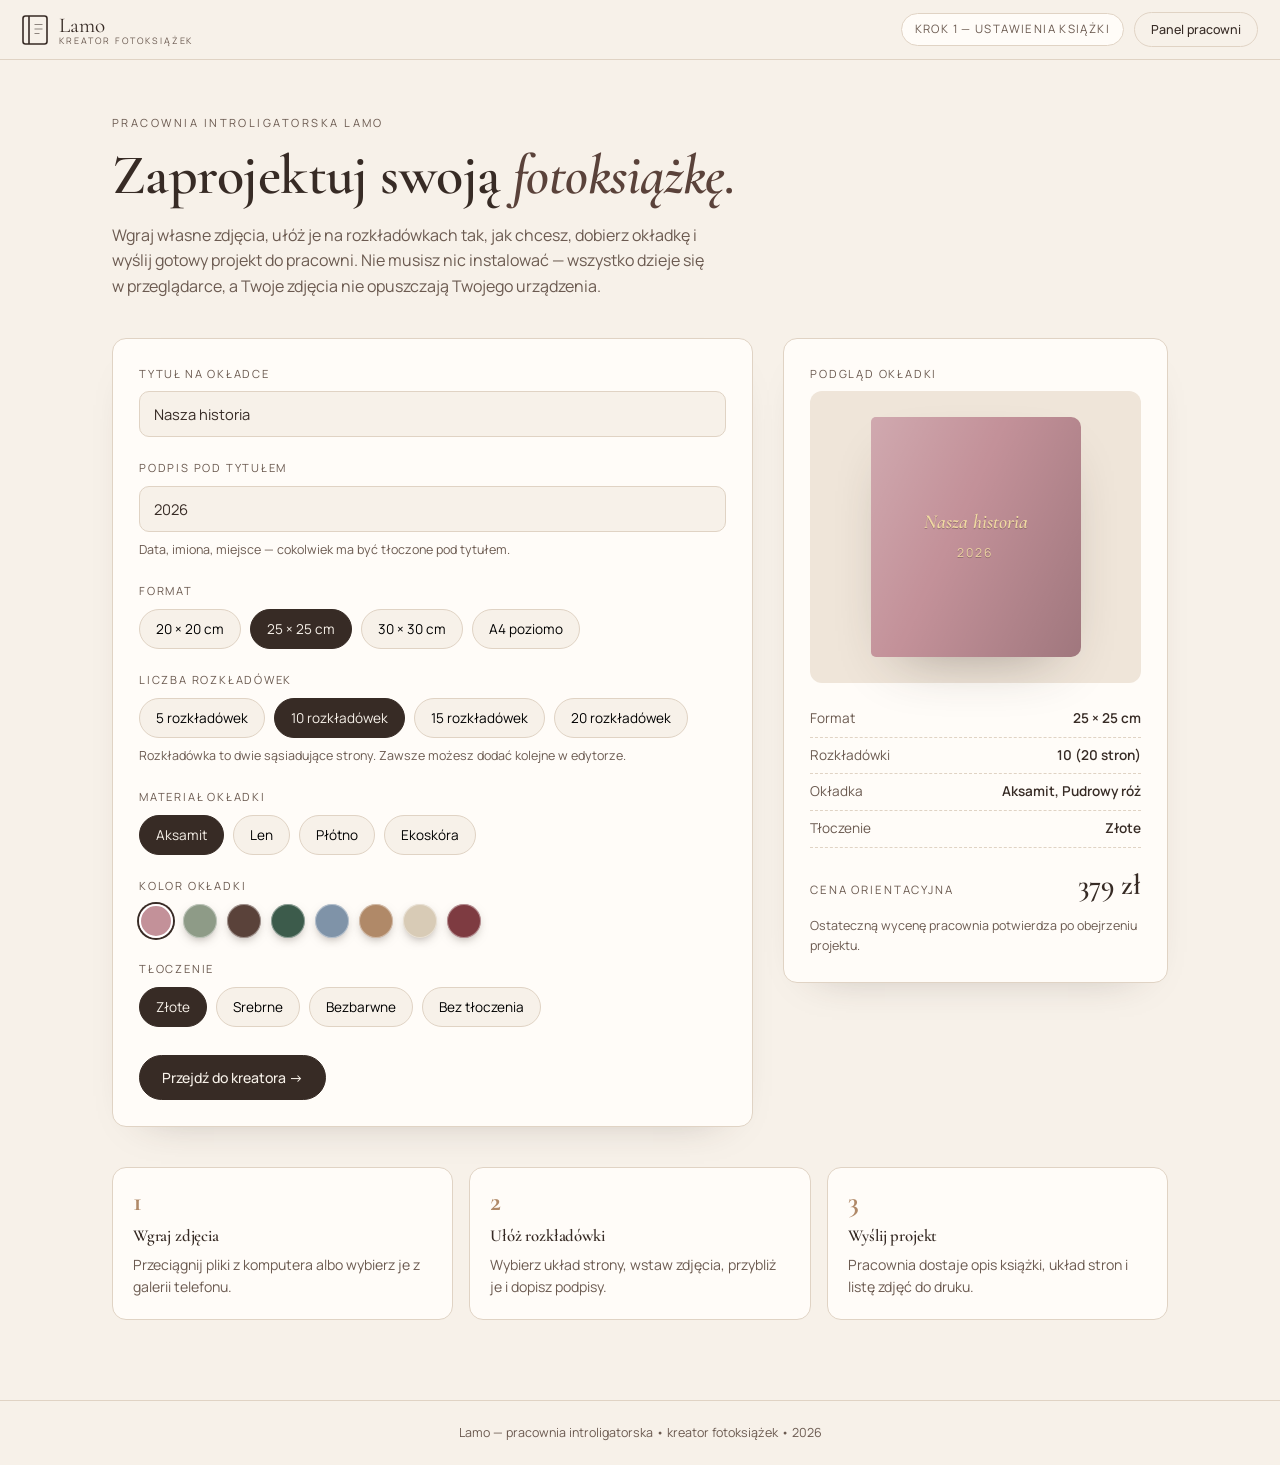
<file: kreator-web/index.html>
<!DOCTYPE html>
<html lang="pl">
<head>
<meta charset="utf-8">
<meta name="viewport" content="width=device-width, initial-scale=1">
<title>Lamo — kreator fotoksiążek</title>
<meta name="description" content="Zaprojektuj własną fotoksiążkę: wgraj zdjęcia, ułóż je na rozkładówkach, dobierz okładkę i wyślij projekt do pracowni Lamo.">
<link rel="preconnect" href="https://fonts.googleapis.com">
<link rel="preconnect" href="https://fonts.gstatic.com" crossorigin>
<link href="https://fonts.googleapis.com/css2?family=Cormorant+Garamond:ital,wght@0,400;0,600;1,400&family=Manrope:wght@400;500;600&display=swap" rel="stylesheet">
<link rel="icon" href="data:image/svg+xml,%3Csvg xmlns='http://www.w3.org/2000/svg' viewBox='0 0 32 32'%3E%3Crect width='32' height='32' fill='%23F7F1E9'/%3E%3Crect x='8' y='6' width='16' height='20' rx='2' fill='none' stroke='%23372B25' stroke-width='2'/%3E%3Cpath d='M12 6v20' stroke='%23372B25' stroke-width='2'/%3E%3C/svg%3E">
<style>
:root{
  --cream:#F7F1E9; --cream-2:#EFE5D9; --ink:#372B25; --ink-soft:#6B5A50;
  --rose:#C39199; --caramel:#B08968; --sage:#8E9B87; --choco:#5A423A; --gold:#B08E4F;
  --line:#E0D3C4; --white:#FFFCF8;
  --serif:'Cormorant Garamond',Georgia,serif; --sans:'Manrope',system-ui,sans-serif;
  --shadow:0 24px 60px -30px rgba(55,43,37,.45);
  --radius:14px;
}
*{box-sizing:border-box}
html,body{margin:0;height:100%}
body{background:var(--cream);color:var(--ink);font-family:var(--sans);line-height:1.6;-webkit-font-smoothing:antialiased}
h1,h2,h3{font-family:var(--serif);font-weight:600;letter-spacing:-.01em;margin:0}
button{font-family:inherit}
.btn{display:inline-flex;align-items:center;justify-content:center;gap:8px;padding:12px 22px;border-radius:999px;border:1px solid var(--ink);background:var(--ink);color:var(--cream);font-size:.88rem;font-weight:500;cursor:pointer;text-decoration:none;transition:.2s}
.btn:hover{background:var(--choco);border-color:var(--choco)}
.btn.ghost{background:transparent;color:var(--ink);border-color:var(--line)}
.btn.ghost:hover{background:var(--cream-2);border-color:var(--ink)}
.btn.sm{padding:8px 15px;font-size:.8rem}
.btn:disabled{opacity:.4;cursor:not-allowed}

/* header */
header{position:sticky;top:0;z-index:60;background:rgba(247,241,233,.94);backdrop-filter:blur(10px);border-bottom:1px solid var(--line)}
.bar{max-width:1560px;margin:0 auto;padding:12px 22px;display:flex;align-items:center;gap:18px}
.brand{display:flex;align-items:center;gap:11px;text-decoration:none;color:inherit}
.brand span{font-family:var(--serif);font-size:1.32rem;line-height:1.05}
.brand small{display:block;font-family:var(--sans);font-size:.56rem;letter-spacing:.22em;text-transform:uppercase;color:var(--ink-soft)}
/* --- panel pracowni --- */
.gate{position:fixed;inset:0;z-index:60;background:var(--cream);overflow:auto;display:none}
.gate.on{display:block}
.gate-in{max-width:430px;margin:0 auto;padding:12vh 22px 60px}
.gate-card{background:var(--white);border:1px solid var(--line);border-radius:16px;padding:30px}
.gate h2{font-family:var(--serif);font-weight:400;font-size:1.7rem;margin:0 0 6px}
.gate .lead{margin:0 0 22px;font-size:.92rem}
.gate .field{margin-bottom:16px}
.demo-note{margin-top:20px;padding:13px 15px;border-radius:10px;background:var(--cream-2);font-size:.78rem;color:var(--ink-soft);line-height:1.55}
.err{color:#9B3B3B;font-size:.82rem;margin:10px 0 0;display:none}
.err.on{display:block}
.pn-in{max-width:1080px;margin:0 auto;padding:30px 22px 70px}
.pn-top{display:flex;align-items:flex-end;gap:16px;flex-wrap:wrap;margin-bottom:26px}
.pn-top h2{font-family:var(--serif);font-weight:400;font-size:1.85rem;margin:0}
.pn-top .sub{margin:4px 0 0;font-size:.85rem;color:var(--ink-soft)}
.pn-actions{margin-left:auto;display:flex;gap:9px;flex-wrap:wrap}
.pn-grid{display:grid;grid-template-columns:1.25fr .95fr;gap:20px;align-items:start}
.pn-card{background:var(--white);border:1px solid var(--line);border-radius:14px;padding:22px}
.pn-card h3{font-family:var(--serif);font-weight:400;font-size:1.15rem;margin:0 0 4px}
.pn-card .sub{margin:0 0 18px;font-size:.8rem;color:var(--ink-soft)}
.pj{border:1px solid var(--line);border-radius:12px;padding:16px 18px;margin-bottom:13px;background:var(--cream)}
.pj-h{display:flex;align-items:center;gap:12px}
.pj-sw{width:26px;height:34px;border-radius:3px;flex:none;box-shadow:inset 0 0 0 1px rgba(0,0,0,.12)}
.pj-t{font-family:var(--serif);font-size:1.06rem;line-height:1.25}
.pj-c{font-size:.78rem;color:var(--ink-soft);margin-top:2px}
.pj-st{margin-left:auto;font-size:.68rem;letter-spacing:.1em;text-transform:uppercase;border:1px solid var(--line);border-radius:999px;padding:5px 11px;background:var(--white);color:var(--ink-soft);white-space:nowrap}
.pj-spec{font-size:.8rem;color:var(--ink-soft);margin:12px 0 0}
.pj-link{display:flex;gap:8px;align-items:center;margin-top:13px}
.pj-link input{font-family:var(--mono,ui-monospace,monospace);font-size:.72rem;padding:9px 11px}
.pj-btns{display:flex;gap:7px;flex-wrap:wrap;margin-top:11px}
.pj-btns .btn{padding:8px 14px;font-size:.78rem}
.pn-empty{font-size:.86rem;color:var(--ink-soft);padding:18px 0}
.pn-form .field{margin-bottom:14px}
.pn-form .two{display:grid;grid-template-columns:1fr 1fr;gap:12px}
.ctx{position:fixed;left:0;right:0;bottom:0;z-index:40;background:var(--ink);color:var(--cream);padding:11px 20px;display:none;align-items:center;gap:14px;font-size:.83rem;flex-wrap:wrap}
.ctx.on{display:flex}
.ctx b{font-weight:500}
@media(max-width:860px){.pn-grid{grid-template-columns:1fr}}
.bar-mid{margin-left:auto;display:flex;align-items:center;gap:10px;flex-wrap:wrap;justify-content:flex-end}
.chip{font-size:.72rem;letter-spacing:.12em;text-transform:uppercase;color:var(--ink-soft);border:1px solid var(--line);border-radius:999px;padding:6px 13px;background:var(--white)}

/* start screen */
.start{max-width:1100px;margin:0 auto;padding:54px 22px 80px}
.eyebrow{font-size:.7rem;letter-spacing:.22em;text-transform:uppercase;color:var(--ink-soft);margin:0 0 14px}
.start h1{font-size:clamp(2.2rem,5vw,3.5rem);line-height:1.05}
.start h1 em{font-style:italic;color:var(--choco)}
.lead{color:var(--ink-soft);max-width:60ch;margin:18px 0 0}
.setup{display:grid;grid-template-columns:1.25fr .75fr;gap:30px;margin-top:38px;align-items:start}
@media(max-width:900px){.setup{grid-template-columns:1fr}}
.card{background:var(--white);border:1px solid var(--line);border-radius:var(--radius);padding:26px;box-shadow:0 18px 44px -34px rgba(55,43,37,.4)}
.field{margin-bottom:22px}
.field:last-child{margin-bottom:0}
label.lb{display:block;font-size:.7rem;letter-spacing:.16em;text-transform:uppercase;color:var(--ink-soft);margin-bottom:9px}
.opts{display:flex;flex-wrap:wrap;gap:9px}
.opt{padding:10px 16px;border-radius:999px;border:1px solid var(--line);background:var(--cream);font-size:.85rem;cursor:pointer;transition:.18s}
.opt:hover{border-color:var(--ink)}
.opt.on{background:var(--ink);color:var(--cream);border-color:var(--ink)}
.dots{display:flex;flex-wrap:wrap;gap:10px}
.dot-c{width:34px;height:34px;border-radius:50%;border:0;cursor:pointer;box-shadow:inset 0 0 0 1px rgba(255,255,255,.4),0 4px 12px -5px rgba(55,43,37,.6);transition:.18s;position:relative}
.dot-c:hover{transform:translateY(-2px)}
.dot-c[aria-pressed="true"]{box-shadow:inset 0 0 0 2px #fff,0 0 0 2px var(--ink)}
input[type=text],input[type=email],input[type=tel],input[type=password],textarea,select{width:100%;padding:12px 14px;border:1px solid var(--line);border-radius:10px;background:var(--cream);color:var(--ink);font-family:inherit;font-size:.92rem}
textarea{min-height:90px;resize:vertical}
input:focus,textarea:focus,select:focus{outline:2px solid var(--caramel);outline-offset:1px}
.hint{font-size:.78rem;color:var(--ink-soft);margin:8px 0 0}
.preview-cover{border-radius:12px;padding:26px;background:var(--cream-2);display:flex;justify-content:center}
.mock{width:210px;aspect-ratio:1/1.14;border-radius:5px 10px 10px 5px;box-shadow:var(--shadow);display:flex;flex-direction:column;align-items:center;justify-content:center;color:#fff9ef;position:relative;overflow:hidden}
.mock:before{content:"";position:absolute;inset:0;background:linear-gradient(115deg,rgba(255,255,255,.22),transparent 42%,rgba(0,0,0,.18))}
.mock b{font-family:var(--serif);font-weight:600;font-size:1.24rem;font-style:italic;position:relative;text-align:center;padding:0 20px;line-height:1.2}
.mock i{font-style:normal;font-size:.76rem;letter-spacing:.16em;margin-top:8px;position:relative;opacity:.92}
.mock.foil b,.mock.foil i{color:#F0D9A2;text-shadow:0 1px 0 rgba(0,0,0,.25)}
.steps3{display:grid;grid-template-columns:repeat(3,1fr);gap:16px;margin-top:40px}
@media(max-width:760px){.steps3{grid-template-columns:1fr}}
.s3{background:var(--white);border:1px solid var(--line);border-radius:var(--radius);padding:20px}
.s3 b{font-family:var(--serif);font-size:1.7rem;color:var(--caramel);display:block;line-height:1}
.s3 h3{font-size:1.05rem;margin:8px 0 4px}
.s3 p{font-size:.88rem;color:var(--ink-soft);margin:0}

/* editor */
.editor{display:none;height:calc(100vh - 61px);grid-template-columns:236px 1fr 288px}
.editor.on{display:grid}
@media(max-width:1180px){.editor.on{grid-template-columns:196px 1fr 250px}}
@media(max-width:980px){.editor.on{display:block;height:auto}}
.pane{border-right:1px solid var(--line);background:var(--white);overflow-y:auto;padding:16px}
.pane.right{border-right:0;border-left:1px solid var(--line)}
@media(max-width:980px){.pane{border:0;border-bottom:1px solid var(--line);max-height:none}}
.pane h3{font-size:1rem;margin-bottom:4px}
.pane .sub{font-size:.76rem;color:var(--ink-soft);margin:0 0 14px}
.drop{border:1.5px dashed var(--line);border-radius:12px;padding:18px 12px;text-align:center;background:var(--cream);cursor:pointer;transition:.18s}
.drop:hover,.drop.hot{border-color:var(--caramel);background:var(--cream-2)}
.drop b{display:block;font-family:var(--serif);font-size:1.02rem}
.drop small{font-size:.74rem;color:var(--ink-soft)}
.tray{display:grid;grid-template-columns:1fr 1fr;gap:8px;margin-top:14px}
.th{position:relative;aspect-ratio:1;border-radius:8px;overflow:hidden;border:1px solid var(--line);cursor:grab;background:var(--cream-2)}
.th img{width:100%;height:100%;object-fit:cover;display:block;pointer-events:none}
.th.sel{outline:2px solid var(--ink);outline-offset:1px}
.th .used{position:absolute;right:4px;bottom:4px;background:rgba(55,43,37,.82);color:#fff;font-size:.62rem;padding:2px 6px;border-radius:999px}
.th .fav{position:absolute;left:3px;top:3px;width:20px;height:20px;border-radius:50%;border:0;background:rgba(55,43,37,.55);color:#fff;font-size:.68rem;line-height:1;cursor:pointer;padding:0}
.th .fav.on{background:var(--gold);color:#fff;display:block!important}
.th .fav{display:block;opacity:.75}
.th:hover .fav{opacity:1}
.tools{display:flex;gap:6px;flex-wrap:wrap;margin-top:10px}
.tools button{font-size:.7rem;padding:5px 10px;border-radius:999px;border:1px solid var(--line);background:var(--cream);cursor:pointer;color:var(--ink-soft)}
.tools button.on{background:var(--ink);color:var(--cream);border-color:var(--ink)}
.th .del{position:absolute;right:3px;top:3px;width:20px;height:20px;border-radius:50%;border:0;background:rgba(55,43,37,.75);color:#fff;font-size:.72rem;line-height:1;cursor:pointer;display:block;opacity:.6}
.th:hover .del{opacity:1}

/* canvas area */
.stage{overflow-y:auto;padding:22px;background:linear-gradient(180deg,var(--cream) 0%,var(--cream-2) 100%)}
.stage-top{display:flex;align-items:center;gap:12px;flex-wrap:wrap;margin-bottom:16px}
.stage-top .who{font-family:var(--serif);font-size:1.3rem}
.spread{background:var(--white);border-radius:6px;box-shadow:var(--shadow);display:grid;grid-template-columns:1fr 1fr;margin:0 auto;position:relative;overflow:hidden;max-width:100%}
.spread:before{content:"";position:absolute;left:50%;top:0;bottom:0;width:16px;transform:translateX(-50%);background:linear-gradient(90deg,rgba(55,43,37,0),rgba(55,43,37,.14),rgba(55,43,37,0));pointer-events:none;z-index:5}
.page{padding:14px;display:grid;gap:10px}
.page.cover-page{place-items:center;padding:0}
.slot{position:relative;background:var(--cream-2);border-radius:4px;overflow:hidden;cursor:pointer;min-height:40px}
.slot.empty:after{content:"+ zdjęcie";position:absolute;inset:0;display:flex;align-items:center;justify-content:center;font-size:.76rem;letter-spacing:.06em;color:var(--ink-soft)}
.slot.hot{outline:2px solid var(--caramel);outline-offset:-2px}
.slot.sel{outline:2px solid var(--ink);outline-offset:-2px}
.slot img{position:absolute;inset:0;width:100%;height:100%;object-fit:cover;display:block;transform-origin:center}
.cap{grid-column:1/-1;font-family:var(--serif);font-style:italic;font-size:.95rem;color:var(--ink-soft);text-align:center;min-height:1.3em}
.pgnum{position:absolute;bottom:6px;font-size:.62rem;letter-spacing:.1em;color:var(--ink-soft)}
.page:first-child .pgnum{left:14px}
.page:last-child .pgnum{right:14px}
.nav{display:flex;align-items:center;justify-content:center;gap:12px;margin-top:16px;flex-wrap:wrap}
.nav .lbl{font-size:.8rem;letter-spacing:.1em;text-transform:uppercase;color:var(--ink-soft);min-width:150px;text-align:center}
.filmstrip{display:flex;gap:8px;overflow-x:auto;padding:14px 2px 4px;margin-top:8px}
.fs{flex:0 0 auto;width:96px;border:1px solid var(--line);border-radius:6px;background:var(--white);padding:5px;cursor:pointer}
.fs.on{border-color:var(--ink);box-shadow:0 0 0 1px var(--ink)}
.fs .mini{display:grid;grid-template-columns:1fr 1fr;gap:2px;aspect-ratio:2/1.1}
.fs .mini div{background:var(--cream-2);border-radius:1px;background-size:cover;background-position:center}
.fs span{display:block;text-align:center;font-size:.62rem;letter-spacing:.08em;color:var(--ink-soft);margin-top:4px}

/* right pane */
.lay-grid{display:grid;grid-template-columns:1fr 1fr;gap:8px}
.lay{border:1px solid var(--line);border-radius:8px;background:var(--cream);padding:6px;cursor:pointer;transition:.18s}
.lay:hover{border-color:var(--ink)}
.lay.on{border-color:var(--ink);box-shadow:0 0 0 1px var(--ink)}
.lay .g{display:grid;gap:3px;aspect-ratio:1/1}
.lay .g i{background:var(--cream-2);border-radius:2px;display:block}
.lay small{display:block;text-align:center;font-size:.62rem;color:var(--ink-soft);margin-top:5px;letter-spacing:.06em}
.ctrl{margin-top:8px}
.ctrl label{display:flex;justify-content:space-between;font-size:.74rem;color:var(--ink-soft);margin-bottom:4px}
input[type=range]{width:100%;accent-color:var(--caramel)}
.divider{height:1px;background:var(--line);margin:18px 0}
.rows{list-style:none;margin:0;padding:0;font-size:.85rem}
.rows li{display:flex;justify-content:space-between;gap:12px;padding:7px 0;border-bottom:1px dashed var(--line)}
.rows li span:first-child{color:var(--ink-soft)}
.rows li b{font-weight:600;text-align:right}
.total{display:flex;align-items:baseline;justify-content:space-between;margin-top:14px}
.total span{font-size:.72rem;letter-spacing:.16em;text-transform:uppercase;color:var(--ink-soft)}
.total b{font-family:var(--serif);font-size:1.8rem;font-weight:600}
.stack{display:grid;gap:8px;margin-top:14px}

/* modal */
.modal{position:fixed;inset:0;background:rgba(35,26,22,.72);display:none;align-items:center;justify-content:center;z-index:200;padding:20px}
.modal.on{display:flex}
.modal-in{background:var(--cream);border-radius:16px;max-width:560px;width:100%;max-height:90vh;overflow-y:auto;padding:30px}
.modal-in h2{font-size:1.6rem}
.close-x{position:absolute;top:16px;right:20px;background:none;border:0;color:var(--cream);font-size:1.8rem;cursor:pointer;line-height:1}
.toast{position:fixed;left:50%;bottom:26px;transform:translateX(-50%) translateY(20px);background:var(--ink);color:var(--cream);padding:12px 22px;border-radius:999px;font-size:.86rem;opacity:0;pointer-events:none;transition:.3s;z-index:300}
.toast.on{opacity:1;transform:translateX(-50%)}
.sr-only{position:absolute;width:1px;height:1px;overflow:hidden;clip:rect(0 0 0 0)}
footer{border-top:1px solid var(--line);padding:22px;text-align:center;font-size:.78rem;color:var(--ink-soft)}

@media print{
  header,.pane,.nav,.filmstrip,.stage-top,footer,.toast,.modal{display:none!important}
  body{background:#fff}
  .editor.on{display:block;height:auto}
  .stage{padding:0;background:#fff;overflow:visible}
  .spread{box-shadow:none;break-inside:avoid;page-break-after:always;max-width:100%}
  @page{size:landscape;margin:8mm}
}
</style>
</head>
<body>

<header>
  <div class="bar">
    <a class="brand" href="#" onclick="location.reload();return false" aria-label="Lamo — kreator fotoksiążek">
      <svg width="26" height="30" viewBox="0 0 26 30" fill="none" aria-hidden="true"><rect x="1" y="1" width="24" height="28" rx="2.5" stroke="currentColor" stroke-width="1.6"/><path d="M7 1v28" stroke="currentColor" stroke-width="1.6"/><path d="M12.5 9.5h8M12.5 14h8M12.5 18.5h5" stroke="currentColor" stroke-width="1.2" opacity=".55"/></svg>
      <span>Lamo<small>Kreator fotoksiążek</small></span>
    </a>
    <div class="bar-mid" id="barMid">
      <span class="chip" id="chipSave" style="display:none">zapisano</span>
      <span class="chip" id="chipInfo">Krok 1 — ustawienia książki</span>
      <button class="btn ghost sm" id="goPanel" style="padding:8px 16px;font-size:.78rem">Panel pracowni</button>
    </div>
  </div>
</header>

<!-- --- ekran startowy --- -->
<section class="start" id="start">
  <p class="eyebrow">Pracownia introligatorska Lamo</p>
  <h1>Zaprojektuj swoją <em>fotoksiążkę.</em></h1>
  <p class="lead">Wgraj własne zdjęcia, ułóż je na rozkładówkach tak, jak chcesz, dobierz okładkę i wyślij gotowy projekt do pracowni. Nie musisz nic instalować — wszystko dzieje się w przeglądarce, a Twoje zdjęcia nie opuszczają Twojego urządzenia.</p>

  <div class="setup">
    <div class="card">
      <div class="field">
        <label class="lb" for="fTitle">Tytuł na okładce</label>
        <input type="text" id="fTitle" value="Nasza historia" maxlength="42">
      </div>
      <div class="field">
        <label class="lb" for="fSub">Podpis pod tytułem</label>
        <input type="text" id="fSub" value="2026" maxlength="34">
        <p class="hint">Data, imiona, miejsce — cokolwiek ma być tłoczone pod tytułem.</p>
      </div>
      <div class="field">
        <label class="lb">Format</label>
        <div class="opts" id="oFormat"></div>
      </div>
      <div class="field">
        <label class="lb">Liczba rozkładówek</label>
        <div class="opts" id="oSpreads"></div>
        <p class="hint">Rozkładówka to dwie sąsiadujące strony. Zawsze możesz dodać kolejne w edytorze.</p>
      </div>
      <div class="field">
        <label class="lb">Materiał okładki</label>
        <div class="opts" id="oMat"></div>
      </div>
      <div class="field">
        <label class="lb">Kolor okładki</label>
        <div class="dots" id="oColor"></div>
      </div>
      <div class="field">
        <label class="lb">Tłoczenie</label>
        <div class="opts" id="oFoil"></div>
      </div>
      <button class="btn" id="goEditor" style="margin-top:6px">Przejdź do kreatora →</button>
    </div>

    <div>
      <div class="card">
        <label class="lb">Podgląd okładki</label>
        <div class="preview-cover"><div class="mock" id="mock"><b id="mockT">Nasza historia</b><i id="mockS">2026</i></div></div>
        <ul class="rows" style="margin-top:18px" id="startRows"></ul>
        <div class="total"><span>Cena orientacyjna</span><b id="startPrice">—</b></div>
        <p class="hint">Ostateczną wycenę pracownia potwierdza po obejrzeniu projektu.</p>
      </div>
    </div>
  </div>

  <div class="steps3">
    <div class="s3"><b>1</b><h3>Wgraj zdjęcia</h3><p>Przeciągnij pliki z komputera albo wybierz je z galerii telefonu.</p></div>
    <div class="s3"><b>2</b><h3>Ułóż rozkładówki</h3><p>Wybierz układ strony, wstaw zdjęcia, przybliż je i dopisz podpisy.</p></div>
    <div class="s3"><b>3</b><h3>Wyślij projekt</h3><p>Pracownia dostaje opis książki, układ stron i listę zdjęć do druku.</p></div>
  </div>
</section>

<!-- --- edytor --- -->
<section class="editor" id="editor">
  <!-- lewy panel: zdjęcia -->
  <aside class="pane">
    <h3>Twoje zdjęcia</h3>
    <p class="sub" id="trayCount">Brak wgranych zdjęć</p>
    <div class="drop" id="drop">
      <b>Wgraj zdjęcia</b>
      <small>Przeciągnij tutaj lub kliknij</small>
    </div>
    <input type="file" id="file" accept="image/*" multiple class="sr-only">
    <div class="stack" style="margin-top:12px">
      <button class="btn ghost sm" id="autoFill">Rozłóż automatycznie</button>
      <button class="btn ghost sm" id="clearAll">Wyczyść wszystkie strony</button>
    </div>
    <div class="tools" id="trayTools">
      <button type="button" id="tHide">Ukryj użyte</button>
      <button type="button" id="tFav">Tylko ulubione</button>
      <button type="button" id="tSort">Sortuj: kolejność</button>
    </div>
    <div class="tray" id="tray"></div>
    <p class="hint" id="trayHint">Kliknij zdjęcie, potem miejsce na stronie — albo przeciągnij je myszką.</p>
  </aside>

  <!-- środek: rozkładówka -->
  <div class="stage">
    <div class="stage-top">
      <div class="who" id="spreadName">Okładka</div>
      <div style="margin-left:auto;display:flex;gap:8px;flex-wrap:wrap">
        <button class="btn ghost sm" id="undo" title="Cofnij ostatnią zmianę">↶ Cofnij</button>
        <button class="btn ghost sm" id="prev">← Poprzednia</button>
        <button class="btn ghost sm" id="next">Następna →</button>
        <button class="btn sm" id="openSend">Wyślij projekt</button>
      </div>
    </div>
    <div id="spreadHost"></div>
    <div class="nav">
      <button class="btn ghost sm" id="addSpread">+ Dodaj rozkładówkę</button>
      <span class="lbl" id="navLbl">—</span>
      <button class="btn ghost sm" id="delSpread">Usuń tę rozkładówkę</button>
    </div>
    <div class="filmstrip" id="film"></div>
  </div>

  <!-- prawy panel -->
  <aside class="pane right">
    <div id="rightBody"></div>
    <div class="divider"></div>
    <ul class="rows" id="sumRows"></ul>
    <div class="total"><span>Cena orientacyjna</span><b id="sumPrice">—</b></div>
    <div class="stack">
      <button class="btn ghost sm" id="btnPdf">Zapisz podgląd (PDF)</button>
      <button class="btn ghost sm" id="btnSave">Zapisz projekt do pliku</button>
      <button class="btn ghost sm" id="btnLoad">Wczytaj projekt z pliku</button>
      <input type="file" id="loadFile" accept="application/json" class="sr-only">
    </div>
    <p class="hint">Zdjęcia zostają na Twoim urządzeniu. Plik projektu zapisuje układ stron i podpisy, a zdjęcia dołączasz przy wysyłce.</p>
  </aside>
</section>

<footer>Lamo — pracownia introligatorska • kreator fotoksiążek • <span id="year"></span></footer>

<!-- modal wysyłki -->
<div class="modal" id="sendModal">
  <button class="close-x" id="closeModal" aria-label="Zamknij">×</button>
  <div class="modal-in">
    <h2>Wyślij projekt do pracowni</h2>
    <p class="hint" style="margin:8px 0 20px">Pracownia dostanie opis książki, układ każdej rozkładówki i podpisy. Same pliki zdjęć dołączasz do wiadomości albo przesyłasz linkiem (WeTransfer, Dysk Google).</p>
    <div class="field"><label class="lb" for="cName">Imię i nazwisko</label><input type="text" id="cName"></div>
    <div class="field"><label class="lb" for="cMail">E-mail</label><input type="email" id="cMail"></div>
    <div class="field"><label class="lb" for="cPhone">Telefon (opcjonalnie)</label><input type="tel" id="cPhone"></div>
    <div class="field"><label class="lb" for="cNote">Uwagi do projektu</label><textarea id="cNote" placeholder="Termin, dedykacja, dodatkowe życzenia…"></textarea></div>
    <div class="stack">
      <button class="btn" id="sendMail">Wyślij mailem</button>
      <button class="btn ghost" id="sendWa">Wyślij przez WhatsApp</button>
      <button class="btn ghost" id="copyBrief">Kopiuj opis projektu</button>
    </div>
  </div>
</div>

<!-- --- panel pracowni --- -->
<div class="gate" id="gate" aria-hidden="true">

  <div id="gateLogin">
    <div class="gate-in">
      <div class="gate-card">
        <h2>Panel pracowni</h2>
        <p class="lead">Zaloguj się, aby zakładać projekty i wysyłać klientom linki do kreatora.</p>
        <div class="field">
          <label class="lb" for="glUser">Login</label>
          <input type="text" id="glUser" autocomplete="username" value="monika" autocapitalize="none" autocorrect="off" spellcheck="false" inputmode="email">
        </div>
        <div class="field">
          <label class="lb" for="glPass">Hasło</label>
          <input type="password" id="glPass" autocomplete="current-password" autocapitalize="none" autocorrect="off" spellcheck="false" placeholder="lamo12345">
        </div>
        <p class="err" id="glErr">Nieprawidłowy login lub hasło. Login: monika, hasło: lamo12345 — małymi literami, bez odstępów.</p>
        <div style="display:flex;gap:9px;margin-top:6px">
          <button class="btn" id="glGo">Zaloguj</button>
          <button class="btn ghost" id="glBack">Wróć do kreatora</button>
        </div>
        <p class="demo-note">Wersja pokazowa. Projekty zapisują się tylko w tej przeglądarce, a logowanie nie chroni danych — pełny panel z bazą działa w wersji uruchamianej w pracowni.</p>
      </div>
    </div>
  </div>

  <div id="gatePanel" style="display:none">
    <div class="pn-in">
      <div class="pn-top">
        <div>
          <h2>Projekty</h2>
          <p class="sub" id="pnWho">Pracownia Lamo</p>
        </div>
        <div class="pn-actions">
          <button class="btn ghost" id="pnDemo">Wczytaj przykłady</button>
          <button class="btn ghost" id="pnBack">Kreator</button>
          <button class="btn ghost" id="pnOut">Wyloguj</button>
        </div>
      </div>

      <div class="pn-grid">
        <div class="pn-card">
          <h3>Twoje projekty</h3>
          <p class="sub" id="pnCount">—</p>
          <div id="pnList"></div>
        </div>

        <div class="pn-card pn-form">
          <h3 id="pfHead">Nowy projekt</h3>
          <p class="sub" id="pfSub">Ustaw album i wyślij klientowi link.</p>
          <div class="field">
            <label class="lb" for="pfName">Nazwa projektu</label>
            <input type="text" id="pfName" placeholder="Chrzest Zosi" maxlength="60">
          </div>
          <div class="field">
            <label class="lb" for="pfClient">Klient</label>
            <input type="text" id="pfClient" placeholder="Anna Nowak" maxlength="60">
          </div>
          <div class="two">
            <div class="field">
              <label class="lb" for="pfFormat">Format</label>
              <select id="pfFormat"></select>
            </div>
            <div class="field">
              <label class="lb" for="pfSpreads">Rozkładówki</label>
              <select id="pfSpreads"></select>
            </div>
          </div>
          <div class="two">
            <div class="field">
              <label class="lb" for="pfMat">Materiał</label>
              <select id="pfMat"></select>
            </div>
            <div class="field">
              <label class="lb" for="pfFoil">Tłoczenie</label>
              <select id="pfFoil"></select>
            </div>
          </div>
          <div class="field">
            <label class="lb">Kolor okładki</label>
            <div class="dots" id="pfColor"></div>
          </div>
          <button class="btn" id="pfGo" style="width:100%">Załóż projekt i utwórz link</button>
          <button class="btn ghost" id="pfCancel" style="width:100%;margin-top:9px;display:none">Anuluj edycję</button>
        </div>
      </div>
    </div>
  </div>
</div>

<div class="ctx" id="ctx">
  <span>Projekt <b id="ctxName">—</b> · przygotowany przez Pracownię Lamo<span id="ctxFor"></span></span>
  <button class="btn ghost sm" id="ctxClose" style="margin-left:auto;padding:7px 14px;font-size:.76rem;color:var(--cream);border-color:rgba(247,241,233,.4)">Ukryj</button>
</div>

<div class="toast" id="toast"></div>

<script>
/* --- dane --- */
const FORMATS = [
  {id:'20', n:'20 × 20 cm', ratio:1, base:189},
  {id:'25', n:'25 × 25 cm', ratio:1, base:249},
  {id:'30', n:'30 × 30 cm', ratio:1, base:329},
  {id:'a4', n:'A4 poziomo', ratio:1.414, base:279}
];
const SPREADS = [5,10,15,20];
const MATERIALS = [{id:'aksamit',n:'Aksamit',p:45},{id:'len',n:'Len',p:20},{id:'plotno',n:'Płótno',p:0},{id:'ekoskora',n:'Ekoskóra',p:35}];
const COLORS = [
  {n:'Pudrowy róż',c:'#C39199'},{n:'Szałwia',c:'#8E9B87'},{n:'Czekolada',c:'#5A423A'},
  {n:'Butelkowa zieleń',c:'#3C5B4B'},{n:'Dymny błękit',c:'#7F93A8'},{n:'Karmel',c:'#B08968'},
  {n:'Ecru',c:'#D8CBB6'},{n:'Bordo',c:'#7E3B41'}
];
const FOILS = [{id:'zlote',n:'Złote',p:25},{id:'srebrne',n:'Srebrne',p:25},{id:'bezbarwne',n:'Bezbarwne',p:15},{id:'brak',n:'Bez tłoczenia',p:0}];
const PER_SPREAD = 12;

/* układy stron: liczba slotów + siatka CSS */
const LAYOUTS = {
  full:  {n:'1 duże',   slots:1, cols:'1fr',        rows:'1fr'},
  two_v: {n:'2 obok',   slots:2, cols:'1fr 1fr',    rows:'1fr'},
  two_h: {n:'2 nad',    slots:2, cols:'1fr',        rows:'1fr 1fr'},
  three: {n:'1 + 2',    slots:3, cols:'1fr 1fr',    rows:'1.5fr 1fr', areas:'"a a" "b c"'},
  four:  {n:'4 w kratę',slots:4, cols:'1fr 1fr',    rows:'1fr 1fr'},
  six:   {n:'6 małych', slots:6, cols:'1fr 1fr 1fr',rows:'1fr 1fr'},
  frame: {n:'1 w ramce',slots:1, cols:'1fr',        rows:'1fr', pad:'12%'},
  blank: {n:'Puste',    slots:0, cols:'1fr',        rows:'1fr'}
};
const LAYOUT_KEYS = Object.keys(LAYOUTS);

/* --- stan --- */
const P = {
  title:'Nasza historia', sub:'2026',
  format:FORMATS[1], spreads:SPREADS[1], material:MATERIALS[0], color:COLORS[0], foil:FOILS[0],
  gap:10, pad:14, pageBg:'#FFFCF8',
  pages:[], view:0  /* 0 = okładka, 1..n = rozkładówki */
};
const PHOTOS = [];           /* {id,name,url,w,h,fav} */
let photoSeq = 0, selPhoto = null, selSlot = null;
let trayHide = false, trayFav = false, traySort = 0;   /* 0 kolejność, 1 nazwa */
const SORTS = ['kolejność','nazwa'];

/* ---- historia zmian (cofnij) ---- */
const HIST = [];
function snapState(){ return JSON.stringify({pages:P.pages, gap:P.gap, pageBg:P.pageBg, title:P.title, sub:P.sub, view:P.view}); }
function snapshot(){ HIST.push(snapState()); if(HIST.length>40) HIST.shift(); const u=document.getElementById('undo'); if(u) u.disabled=false; }
function undo(){
  if(!HIST.length) return;
  const d=JSON.parse(HIST.pop());
  P.pages=d.pages; P.gap=d.gap; P.pageBg=d.pageBg; P.title=d.title; P.sub=d.sub;
  P.view=Math.min(d.view, P.pages.length);
  selSlot=null; renderAll(); autosave();
  const u=document.getElementById('undo'); if(u) u.disabled=!HIST.length;
  toast('Cofnięto zmianę');
}

/* ---- autozapis (bez plików zdjęć) ---- */
function autosave(){
  try{
    localStorage.setItem('lamo_kreator', projectJson());
    const c=document.getElementById('chipSave');
    if(c){ c.style.display=''; c.textContent='zapisano '+new Date().toLocaleTimeString('pl-PL',{hour:'2-digit',minute:'2-digit'}); }
  }catch(e){}
}

function newPage(){ return {layout:'two_v', slots:[null,null], caption:''}; }
function newSpread(){ return {L:newPage(), R:newPage()}; }
function buildSpreads(n){ P.pages = Array.from({length:n},()=>newSpread()); }

/* --- pomocnicze --- */
const $ = s => document.querySelector(s);
const $$ = s => [...document.querySelectorAll(s)];
function toast(msg){ const t=$('#toast'); t.textContent=msg; t.classList.add('on'); clearTimeout(t._h); t._h=setTimeout(()=>t.classList.remove('on'),2600); }
function photoById(id){ return PHOTOS.find(p=>p.id===id); }
function usedCount(id){ let k=0; P.pages.forEach(s=>['L','R'].forEach(side=>s[side].slots.forEach(sl=>{ if(sl&&sl.photo===id) k++; }))); return k; }
function filledSlots(){ let k=0; P.pages.forEach(s=>['L','R'].forEach(side=>s[side].slots.forEach(sl=>{ if(sl&&sl.photo) k++; }))); return k; }
function price(){
  return P.format.base + P.material.p + P.foil.p + Math.max(0,P.pages.length-5)*PER_SPREAD;
}
function fmtPrice(v){ return v.toLocaleString('pl-PL') + ' zł'; }

/* --- ekran startowy --- */
function pillHtml(list, curId, key){
  return list.map(o=>`<button type="button" class="opt${(o.id||o)===curId?' on':''}" data-k="${key}" data-v="${o.id||o}">${o.n||(o+' rozkładówek')}</button>`).join('');
}
function renderStart(){
  $('#oFormat').innerHTML  = pillHtml(FORMATS, P.format.id, 'format');
  $('#oSpreads').innerHTML = pillHtml(SPREADS, P.spreads, 'spreads');
  $('#oMat').innerHTML     = pillHtml(MATERIALS, P.material.id, 'material');
  $('#oFoil').innerHTML    = pillHtml(FOILS, P.foil.id, 'foil');
  $('#oColor').innerHTML    = COLORS.map(c=>`<button type="button" class="dot-c" aria-pressed="${c.n===P.color.n}" data-c="${c.n}" style="background:${c.c}" title="${c.n}"><span class="sr-only">${c.n}</span></button>`).join('');
  const m=$('#mock');
  m.style.background = P.color.c;
  m.classList.toggle('foil', P.foil.id!=='brak');
  $('#mockT').textContent = P.title || 'Twój tytuł';
  $('#mockS').textContent = P.sub;
  const rows=[['Format',P.format.n],['Rozkładówki',P.spreads+' ('+(P.spreads*2)+' stron)'],['Okładka',P.material.n+', '+P.color.n],['Tłoczenie',P.foil.n]];
  $('#startRows').innerHTML = rows.map(r=>`<li><span>${r[0]}</span><b>${r[1]}</b></li>`).join('');
  const pr = P.format.base + P.material.p + P.foil.p + Math.max(0,P.spreads-5)*PER_SPREAD;
  $('#startPrice').textContent = fmtPrice(pr);
}
document.addEventListener('click', e=>{
  const o=e.target.closest('.opt'); 
  if(o){
    const k=o.dataset.k, v=o.dataset.v;
    if(k==='format') P.format = FORMATS.find(f=>f.id===v);
    if(k==='spreads') P.spreads = +v;
    if(k==='material') P.material = MATERIALS.find(m=>m.id===v);
    if(k==='foil') P.foil = FOILS.find(f=>f.id===v);
    renderStart(); if($('#editor').classList.contains('on')) renderAll();
    return;
  }
  const d=e.target.closest('.dot-c');
  if(d && !d.classList.contains('bgdot')){ P.color = COLORS.find(c=>c.n===d.dataset.c) || P.color; renderStart(); if($('#editor').classList.contains('on')) renderAll(); }
});
$('#fTitle').addEventListener('input', e=>{ P.title=e.target.value; renderStart(); if($('#editor').classList.contains('on')) renderAll(); });
$('#fSub').addEventListener('input', e=>{ P.sub=e.target.value; renderStart(); if($('#editor').classList.contains('on')) renderAll(); });

$('#goEditor').addEventListener('click', ()=>{
  buildSpreads(P.spreads);
  P.view = 0;
  $('#start').style.display='none';
  $('#editor').classList.add('on');
  $('#chipInfo').textContent = 'Krok 2 — układanie stron';
  renderAll();
  window.scrollTo({top:0});
});

/* --- wgrywanie zdjęć --- */
$('#drop').addEventListener('click', ()=> $('#file').click());
$('#file').addEventListener('change', e=> addFiles(e.target.files));
['dragenter','dragover'].forEach(ev=>$('#drop').addEventListener(ev, e=>{e.preventDefault(); $('#drop').classList.add('hot');}));
['dragleave','drop'].forEach(ev=>$('#drop').addEventListener(ev, e=>{e.preventDefault(); $('#drop').classList.remove('hot');}));
$('#drop').addEventListener('drop', e=>{ if(e.dataTransfer.files.length) addFiles(e.dataTransfer.files); });

function addFiles(files){
  const list=[...files].filter(f=>f.type.startsWith('image/'));
  if(!list.length) return;
  list.forEach(f=>{
    const id='p'+(++photoSeq);
    const url=URL.createObjectURL(f);
    const rec={id,name:f.name,url,w:0,h:0};
    PHOTOS.push(rec);
    const im=new Image(); im.onload=()=>{rec.w=im.naturalWidth; rec.h=im.naturalHeight; renderTray();}; im.src=url;
  });
  renderTray();
  toast(list.length===1 ? 'Dodano 1 zdjęcie' : 'Dodano '+list.length+' zdjęć');
}
function renderTray(){
  let list=[...PHOTOS];
  if(trayHide) list=list.filter(p=>usedCount(p.id)===0);
  if(trayFav)  list=list.filter(p=>p.fav);
  if(traySort===1) list.sort((a,b)=>a.name.localeCompare(b.name,'pl'));
  $('#tray').innerHTML = list.map(p=>{
    const u=usedCount(p.id);
    return `<div class="th${selPhoto===p.id?' sel':''}" data-p="${p.id}" draggable="true" title="${p.name}">
      <img src="${p.url}" alt="${p.name}">
      ${u?`<span class="used">${u}×</span>`:''}
      <button class="fav${p.fav?' on':''}" data-fav="${p.id}" title="Ulubione">★</button>
      <button class="del" data-del="${p.id}" title="Usuń zdjęcie">×</button>
    </div>`;
  }).join('') || '<p class="hint" style="grid-column:1/-1">Brak zdjęć przy tym filtrze.</p>';
  $('#trayCount').textContent = PHOTOS.length ? 'Użyte miejsca: '+filledSlots()+' • zdjęć: '+PHOTOS.length : 'Brak wgranych zdjęć';
  const th=$('#tHide'), tf=$('#tFav'), ts=$('#tSort');
  if(th){ th.classList.toggle('on',trayHide); tf.classList.toggle('on',trayFav); ts.textContent='Sortuj: '+SORTS[traySort]; }
}
$('#tHide').addEventListener('click',()=>{ trayHide=!trayHide; renderTray(); });
$('#tFav').addEventListener('click',()=>{ trayFav=!trayFav; renderTray(); });
$('#tSort').addEventListener('click',()=>{ traySort=(traySort+1)%SORTS.length; renderTray(); });
$('#tray').addEventListener('click', e=>{
  const fv=e.target.closest('[data-fav]');
  if(fv){ const p=photoById(fv.dataset.fav); p.fav=!p.fav; renderTray(); return; }
  const del=e.target.closest('[data-del]');
  if(del){
    snapshot();
    const id=del.dataset.del;
    PHOTOS.splice(PHOTOS.findIndex(p=>p.id===id),1);
    P.pages.forEach(s=>['L','R'].forEach(side=>s[side].slots.forEach((sl,i)=>{ if(sl&&sl.photo===id) s[side].slots[i]=null; })));
    if(selPhoto===id) selPhoto=null;
    renderAll(); return;
  }
  const th=e.target.closest('.th');
  if(th){ selPhoto = selPhoto===th.dataset.p ? null : th.dataset.p; renderTray(); }
});
$('#tray').addEventListener('dragstart', e=>{
  const th=e.target.closest('.th'); if(!th) return;
  e.dataTransfer.setData('text/plain', th.dataset.p);
  e.dataTransfer.effectAllowed='copy';
});

/* --- render rozkładówki --- */
function pageEl(page, side, idx){
  const L=LAYOUTS[page.layout];
  const el=document.createElement('div');
  el.className='page';
  el.style.background=P.pageBg;
  el.style.gap=P.gap+'px';
  el.style.padding=P.pad+'px';
  el.style.gridTemplateColumns=L.cols;
  el.style.gridTemplateRows=L.rows+' auto';
  if(L.areas) el.style.gridTemplateAreas=L.areas+' "cap cap"';
  if(L.pad) el.style.padding='calc('+P.pad+'px + '+L.pad+')';
  for(let i=0;i<L.slots;i++){
    const sl=page.slots[i];
    const d=document.createElement('div');
    d.className='slot'+(sl&&sl.photo?'':' empty')+(selSlot&&selSlot.side===side&&selSlot.i===i&&selSlot.sp===P.view?' sel':'');
    d.dataset.side=side; d.dataset.i=i;
    if(sl&&sl.photo) d.draggable=true;
    if(L.areas) d.style.gridArea=['a','b','c'][i];
    if(sl&&sl.photo){
      const ph=photoById(sl.photo);
      if(ph){
        const im=document.createElement('img');
        im.src=ph.url; im.alt=ph.name;
        im.style.transform=`scale(${sl.zoom}) translate(${sl.x}%, ${sl.y}%)`;
        d.appendChild(im);
      }
    }
    el.appendChild(d);
  }
  const cap=document.createElement('div');
  cap.className='cap'; cap.textContent=page.caption||'';
  if(L.areas) cap.style.gridArea='cap';
  el.appendChild(cap);
  const num=document.createElement('span');
  num.className='pgnum'; num.textContent='str. '+idx;
  el.appendChild(num);
  return el;
}
function renderSpread(){
  const host=$('#spreadHost'); host.innerHTML='';
  const sp=document.createElement('div');
  sp.className='spread';
  const w=Math.min(920, (window.innerWidth<980? window.innerWidth-60 : 920));
  sp.style.width=w+'px';
  sp.style.height=(w/2/P.format.ratio)+'px';
  if(P.view===0){
    sp.style.gridTemplateColumns='1fr';
    sp.style.height=(w*0.62/P.format.ratio)+'px';
    const c=document.createElement('div');
    c.className='page cover-page';
    c.style.background=P.color.c;
    c.innerHTML=`<div style="text-align:center;color:${P.foil.id==='brak'?'rgba(255,252,248,.9)':'#F0D9A2'};padding:24px">
      <div style="font-family:var(--serif);font-style:italic;font-size:clamp(1.5rem,3.4vw,2.4rem);line-height:1.15">${(P.title||'Twój tytuł').replace(/</g,'&lt;')}</div>
      <div style="font-size:.82rem;letter-spacing:.2em;margin-top:12px">${P.sub.replace(/</g,'&lt;')}</div>
      <div style="font-size:.7rem;letter-spacing:.18em;margin-top:26px;opacity:.75;text-transform:uppercase">${P.material.n} • ${P.foil.n}</div>
    </div>`;
    sp.appendChild(c);
    sp.style.boxShadow='var(--shadow)';
  } else {
    const s=P.pages[P.view-1];
    sp.appendChild(pageEl(s.L,'L',(P.view-1)*2+1));
    sp.appendChild(pageEl(s.R,'R',(P.view-1)*2+2));
  }
  host.appendChild(sp);
  $('#spreadName').textContent = P.view===0 ? 'Okładka' : 'Rozkładówka '+P.view+' z '+P.pages.length;
  $('#navLbl').textContent = P.view===0 ? 'okładka' : 'strony '+((P.view-1)*2+1)+'–'+((P.view-1)*2+2);
  $('#prev').disabled = P.view===0;
  $('#next').disabled = P.view===P.pages.length;
  $('#delSpread').disabled = P.view===0 || P.pages.length<=1;
}

/* klik / drop w slot */
$('#spreadHost').addEventListener('click', e=>{
  const s=e.target.closest('.slot'); if(!s) return;
  const side=s.dataset.side, i=+s.dataset.i;
  const page=P.pages[P.view-1][side];
  if(selPhoto){
    snapshot();
    page.slots[i]={photo:selPhoto, zoom:1, x:0, y:0};
    selPhoto=null; selSlot={sp:P.view, side, i};
    renderAll(); return;
  }
  selSlot = (selSlot&&selSlot.sp===P.view&&selSlot.side===side&&selSlot.i===i) ? null : {sp:P.view, side, i};
  renderAll();
});
$('#spreadHost').addEventListener('dragstart', e=>{
  const s=e.target.closest('.slot'); if(!s||!s.draggable) return;
  e.dataTransfer.setData('text/plain','slot:'+s.dataset.side+':'+s.dataset.i);
  e.dataTransfer.effectAllowed='move';
});
$('#spreadHost').addEventListener('dragover', e=>{
  const s=e.target.closest('.slot'); if(!s) return;
  e.preventDefault(); s.classList.add('hot');
});
$('#spreadHost').addEventListener('dragleave', e=>{
  const s=e.target.closest('.slot'); if(s) s.classList.remove('hot');
});
$('#spreadHost').addEventListener('drop', e=>{
  const s=e.target.closest('.slot'); if(!s) return;
  e.preventDefault();
  s.classList.remove('hot');
  const data=e.dataTransfer.getData('text/plain');
  const side=s.dataset.side, i=+s.dataset.i;
  const sp=P.pages[P.view-1];
  if(data.startsWith('slot:')){
    const [,fs,fi]=data.split(':');
    if(fs===side && +fi===i) return;
    snapshot();
    const a=sp[fs].slots[+fi], b=sp[side].slots[i];
    sp[side].slots[i]=a; sp[fs].slots[+fi]=b;   /* zamiana miejscami */
    selSlot={sp:P.view, side, i};
    renderAll(); autosave(); return;
  }
  if(!photoById(data)) return;
  snapshot();
  sp[side].slots[i]={photo:data, zoom:1, x:0, y:0};
  selSlot={sp:P.view, side, i};
  renderAll(); autosave();
});

/* --- prawy panel --- */
function layIcon(key){
  const L=LAYOUTS[key];
  let inner='';
  if(key==='three') inner='<i style="grid-area:a"></i><i style="grid-area:b"></i><i style="grid-area:c"></i>';
  else inner=Array.from({length:Math.max(L.slots,1)},()=>'<i></i>').join('');
  const style=`grid-template-columns:${L.cols};grid-template-rows:${L.rows}${L.areas?';grid-template-areas:'+L.areas:''}`;
  return `<button type="button" class="lay${''}" data-lay="${key}"><div class="g" style="${style}">${inner}</div><small>${L.n}</small></button>`;
}
function renderRight(){
  const b=$('#rightBody');
  if(P.view===0){
    b.innerHTML=`<h3>Okładka</h3><p class="sub">Tytuł, materiał i kolor zmienisz też tutaj.</p>
      <div class="field"><label class="lb" for="eTitle">Tytuł</label><input type="text" id="eTitle" value="${P.title.replace(/"/g,'&quot;')}" maxlength="42"></div>
      <div class="field"><label class="lb" for="eSub">Podpis</label><input type="text" id="eSub" value="${P.sub.replace(/"/g,'&quot;')}" maxlength="34"></div>
      <div class="field"><label class="lb">Materiał</label><div class="opts">${MATERIALS.map(m=>`<button type="button" class="opt${m.id===P.material.id?' on':''}" data-k="material" data-v="${m.id}">${m.n}</button>`).join('')}</div></div>
      <div class="field"><label class="lb">Kolor</label><div class="dots">${COLORS.map(c=>`<button type="button" class="dot-c" aria-pressed="${c.n===P.color.n}" data-c="${c.n}" style="background:${c.c}" title="${c.n}"><span class="sr-only">${c.n}</span></button>`).join('')}</div></div>
      <div class="field"><label class="lb">Tłoczenie</label><div class="opts">${FOILS.map(f=>`<button type="button" class="opt${f.id===P.foil.id?' on':''}" data-k="foil" data-v="${f.id}">${f.n}</button>`).join('')}</div></div>`;
    $('#eTitle').addEventListener('input', e=>{P.title=e.target.value; renderSpread(); renderFilm();});
    $('#eSub').addEventListener('input', e=>{P.sub=e.target.value; renderSpread();});
    return;
  }
  const sideSel = selSlot && selSlot.sp===P.view ? selSlot.side : 'L';
  const page=P.pages[P.view-1][sideSel];
  const sl = selSlot && selSlot.sp===P.view ? page.slots[selSlot.i] : null;
  b.innerHTML=`
    <h3>Strona ${sideSel==='L'?'lewa':'prawa'}</h3>
    <p class="sub">Wybierz układ, wstaw zdjęcia i dopisz podpis.</p>
    <div class="opts" style="margin-bottom:12px">
      <button type="button" class="opt${sideSel==='L'?' on':''}" data-side="L">Lewa</button>
      <button type="button" class="opt${sideSel==='R'?' on':''}" data-side="R">Prawa</button>
    </div>
    <label class="lb">Układ strony</label>
    <div class="lay-grid" id="layGrid">${LAYOUT_KEYS.map(k=>layIcon(k).replace('class="lay"','class="lay'+(k===page.layout?' on':'')+'"')).join('')}</div>
    <div class="field" style="margin-top:16px"><label class="lb" for="capIn">Podpis pod zdjęciami</label><input type="text" id="capIn" value="${(page.caption||'').replace(/"/g,'&quot;')}" maxlength="70" placeholder="np. Pierwszy spacer, maj 2026"></div>
    <div class="divider"></div>
    <label class="lb">Wygląd wszystkich stron</label>
    <div class="ctrl"><label><span>Odstęp między zdjęciami</span><span id="gapVal">${P.gap} px</span></label><input type="range" id="gapIn" min="0" max="26" step="1" value="${P.gap}"></div>
    <div class="ctrl"><label><span>Margines strony</span><span id="padVal">${P.pad} px</span></label><input type="range" id="padIn" min="0" max="40" step="1" value="${P.pad}"></div>
    <label class="lb" style="margin-top:12px">Tło strony</label>
    <div class="dots">${['#FFFCF8','#F7F1E9','#EFE5D9','#E4DACB','#372B25','#5A423A'].map(c=>`<button type="button" class="dot-c bgdot" data-bg="${c}" aria-pressed="${c===P.pageBg}" style="background:${c}" title="Tło ${c}"><span class="sr-only">tło ${c}</span></button>`).join('')}</div>
    ${sl&&sl.photo?`
      <div class="divider"></div>
      <label class="lb">Wybrane zdjęcie</label>
      <div class="ctrl"><label><span>Przybliżenie</span><span>${sl.zoom.toFixed(2)}×</span></label><input type="range" id="rZoom" min="1" max="2.6" step="0.02" value="${sl.zoom}"></div>
      <div class="ctrl"><label><span>Przesuń w poziomie</span><span>${sl.x}%</span></label><input type="range" id="rX" min="-30" max="30" step="1" value="${sl.x}"></div>
      <div class="ctrl"><label><span>Przesuń w pionie</span><span>${sl.y}%</span></label><input type="range" id="rY" min="-30" max="30" step="1" value="${sl.y}"></div>
      <div class="stack"><button class="btn ghost sm" id="slotClear">Usuń zdjęcie z tego miejsca</button></div>
    `:`<p class="hint" style="margin-top:14px">Kliknij miejsce na stronie, żeby przybliżyć i przesunąć zdjęcie.</p>`}
  `;
  $$('#rightBody .opt[data-side]').forEach(btn=>btn.addEventListener('click',()=>{
    selSlot={sp:P.view, side:btn.dataset.side, i:-1}; renderAll();
  }));
  $('#gapIn').addEventListener('input', e=>{ P.gap=+e.target.value; $('#gapVal').textContent=P.gap+' px'; renderSpread(); });
  $('#padIn').addEventListener('input', e=>{ P.pad=+e.target.value; $('#padVal').textContent=P.pad+' px'; renderSpread(); });
  $$('#rightBody .bgdot').forEach(b=>b.addEventListener('click',()=>{ snapshot(); P.pageBg=b.dataset.bg; renderAll(); autosave(); }));
  $('#layGrid').addEventListener('click', e=>{
    const l=e.target.closest('.lay'); if(!l) return;
    snapshot();
    const key=l.dataset.lay, pg=P.pages[P.view-1][sideSel];
    const old=pg.slots.filter(Boolean);
    pg.layout=key;
    pg.slots=Array.from({length:LAYOUTS[key].slots},(_,i)=>old[i]||null);
    renderAll();
  });
  $('#capIn').addEventListener('input', e=>{ P.pages[P.view-1][sideSel].caption=e.target.value; renderSpread(); });
  if(sl&&sl.photo){
    const upd=(k,v)=>{ sl[k]=v; renderSpread(); renderFilm(); const lab=$('#rZoom').parentElement.querySelector('span:last-child'); if(k==='zoom'&&lab) lab.textContent=sl.zoom.toFixed(2)+'×'; };
    $('#rZoom').addEventListener('input', e=>upd('zoom', +e.target.value));
    $('#rX').addEventListener('input', e=>{ sl.x=+e.target.value; renderSpread(); });
    $('#rY').addEventListener('input', e=>{ sl.y=+e.target.value; renderSpread(); });
    $('#slotClear').addEventListener('click', ()=>{ snapshot(); P.pages[P.view-1][sideSel].slots[selSlot.i]=null; renderAll(); });
  }
}
function renderSummary(){
  const rows=[
    ['Format',P.format.n],
    ['Rozkładówki',P.pages.length+' ('+(P.pages.length*2)+' stron)'],
    ['Okładka',P.material.n+', '+P.color.n],
    ['Tłoczenie',P.foil.n],
    ['Zdjęcia w projekcie',filledSlots()+' z '+PHOTOS.length+' wgranych']
  ];
  $('#sumRows').innerHTML = rows.map(r=>`<li><span>${r[0]}</span><b>${r[1]}</b></li>`).join('');
  $('#sumPrice').textContent = fmtPrice(price());
}
function renderFilm(){
  const items=[];
  items.push(`<div class="fs${P.view===0?' on':''}" data-v="0"><div class="mini" style="grid-template-columns:1fr"><div style="background:${P.color.c}"></div></div><span>okładka</span></div>`);
  P.pages.forEach((s,i)=>{
    const cells=['L','R'].map(side=>{
      const first=s[side].slots.find(x=>x&&x.photo);
      const ph=first?photoById(first.photo):null;
      return `<div style="${ph?`background-image:url('${ph.url}')`:''}"></div>`;
    }).join('');
    items.push(`<div class="fs${P.view===i+1?' on':''}" data-v="${i+1}"><div class="mini">${cells}</div><span>${i+1}</span></div>`);
  });
  $('#film').innerHTML=items.join('');
}
$('#film').addEventListener('click', e=>{
  const f=e.target.closest('.fs'); if(!f) return;
  P.view=+f.dataset.v; selSlot=null; renderAll();
});

function renderAll(){ renderSpread(); renderRight(); renderSummary(); renderFilm(); renderTray(); renderStart(); const u=document.getElementById('undo'); if(u) u.disabled=!HIST.length; autosave(); }

/* --- nawigacja i strony --- */
$('#undo').addEventListener('click', undo);
$('#undo').disabled=true;
$('#prev').addEventListener('click',()=>{ if(P.view>0){P.view--; selSlot=null; renderAll();} });
$('#next').addEventListener('click',()=>{ if(P.view<P.pages.length){P.view++; selSlot=null; renderAll();} });
$('#addSpread').addEventListener('click',()=>{ snapshot(); P.pages.push(newSpread()); P.view=P.pages.length; selSlot=null; renderAll(); toast('Dodano rozkładówkę'); });
$('#delSpread').addEventListener('click',()=>{
  if(P.view===0||P.pages.length<=1) return;
  snapshot();
  P.pages.splice(P.view-1,1); P.view=Math.min(P.view,P.pages.length); selSlot=null; renderAll(); toast('Rozkładówka usunięta');
});
$('#clearAll').addEventListener('click',()=>{
  snapshot();
  P.pages.forEach(s=>['L','R'].forEach(side=>{ s[side].slots=s[side].slots.map(()=>null); s[side].caption=''; }));
  selSlot=null; renderAll(); toast('Strony wyczyszczone');
});
$('#autoFill').addEventListener('click',()=>{
  if(!PHOTOS.length){ toast('Najpierw wgraj zdjęcia'); return; }
  snapshot();
  let q=[...PHOTOS];
  P.pages.forEach(s=>['L','R'].forEach(side=>{
    const pg=s[side];
    pg.slots=pg.slots.map(()=>{
      if(!q.length) return null;
      const ph=q.shift();
      return {photo:ph.id, zoom:1, x:0, y:0};
    });
  }));
  if(q.length){
    while(q.length){
      const s=newSpread(); s.L.layout='two_v'; s.R.layout='two_v';
      s.L.slots=[q.shift()||null,q.shift()||null].map(p=>p?{photo:p.id,zoom:1,x:0,y:0}:null);
      s.R.slots=[q.shift()||null,q.shift()||null].map(p=>p?{photo:p.id,zoom:1,x:0,y:0}:null);
      P.pages.push(s);
    }
  }
  P.view=1; selSlot=null; renderAll(); toast('Zdjęcia rozłożone na stronach');
});
window.addEventListener('resize',()=>{ if($('#editor').classList.contains('on')) renderSpread(); });

/* --- zapis / wczytanie / PDF --- */
function projectJson(){
  return JSON.stringify({
    v:1, title:P.title, sub:P.sub, format:P.format.id, material:P.material.id,
    color:P.color.n, foil:P.foil.id, gap:P.gap, pad:P.pad, pageBg:P.pageBg,
    pages:P.pages.map(s=>({L:{layout:s.L.layout,caption:s.L.caption,slots:s.L.slots.map(x=>x?{photo:photoById(x.photo)?photoById(x.photo).name:null,zoom:x.zoom,x:x.x,y:x.y}:null)},
                            R:{layout:s.R.layout,caption:s.R.caption,slots:s.R.slots.map(x=>x?{photo:photoById(x.photo)?photoById(x.photo).name:null,zoom:x.zoom,x:x.x,y:x.y}:null)}})),
    photos:PHOTOS.map(p=>p.name)
  },null,2);
}
$('#btnSave').addEventListener('click',()=>{
  const blob=new Blob([projectJson()],{type:'application/json'});
  const a=document.createElement('a');
  a.href=URL.createObjectURL(blob);
  a.download='fotoksiazka-'+(P.title||'projekt').toLowerCase().replace(/[^a-z0-9ąćęłńóśźż]+/gi,'-')+'.json';
  a.click();
  toast('Projekt zapisany do pliku');
});
$('#btnLoad').addEventListener('click',()=>$('#loadFile').click());
$('#loadFile').addEventListener('change', e=>{
  const f=e.target.files[0]; if(!f) return;
  const r=new FileReader();
  r.onload=()=>{
    try{
      const d=JSON.parse(r.result);
      P.title=d.title||P.title; P.sub=d.sub||'';
      P.format=FORMATS.find(x=>x.id===d.format)||P.format;
      P.material=MATERIALS.find(x=>x.id===d.material)||P.material;
      P.color=COLORS.find(x=>x.n===d.color)||P.color;
      P.foil=FOILS.find(x=>x.id===d.foil)||P.foil;
      if(typeof d.gap==='number') P.gap=d.gap;
      if(typeof d.pad==='number') P.pad=d.pad;
      if(d.pageBg) P.pageBg=d.pageBg;
      P.pages=(d.pages||[]).map(s=>({
        L:{layout:s.L.layout,caption:s.L.caption||'',slots:s.L.slots.map(x=>{ if(!x)return null; const ph=PHOTOS.find(p=>p.name===x.photo); return ph?{photo:ph.id,zoom:x.zoom||1,x:x.x||0,y:x.y||0}:null; })},
        R:{layout:s.R.layout,caption:s.R.caption||'',slots:s.R.slots.map(x=>{ if(!x)return null; const ph=PHOTOS.find(p=>p.name===x.photo); return ph?{photo:ph.id,zoom:x.zoom||1,x:x.x||0,y:x.y||0}:null; })}
      }));
      if(!P.pages.length) buildSpreads(5);
      P.view=0; selSlot=null;
      $('#start').style.display='none'; $('#editor').classList.add('on');
      renderAll();
      toast('Projekt wczytany. Wgraj te same zdjęcia, aby wróciły na strony.');
    }catch(err){ toast('Nie udało się wczytać pliku'); }
  };
  r.readAsText(f);
});
$('#btnPdf').addEventListener('click',()=>window.print());

/* --- wysyłka --- */
function brief(){
  const L=[];
  L.push('PROJEKT FOTOKSIĄŻKI — LAMO');
  L.push('Tytuł na okładce: '+(P.title||'—')+(P.sub?' / '+P.sub:''));
  L.push('Format: '+P.format.n);
  L.push('Okładka: '+P.material.n+', '+P.color.n+', tłoczenie: '+P.foil.n);
  L.push('Rozkładówki: '+P.pages.length+' ('+(P.pages.length*2)+' stron)');
  L.push('Zdjęć wgranych: '+PHOTOS.length+', użytych miejsc: '+filledSlots());
  L.push('Cena orientacyjna: '+fmtPrice(price()));
  L.push('');
  L.push('UKŁAD STRON:');
  P.pages.forEach((s,i)=>{
    ['L','R'].forEach((side,k)=>{
      const pg=s[side];
      const names=pg.slots.map(x=>x&&photoById(x.photo)?photoById(x.photo).name:'—').join(', ');
      L.push('str. '+(i*2+1+k)+' — układ: '+LAYOUTS[pg.layout].n+(pg.caption?' — podpis: "'+pg.caption+'"':'')+' — zdjęcia: '+(names||'brak'));
    });
  });
  const n=$('#cName').value.trim(), m=$('#cMail').value.trim(), t=$('#cPhone').value.trim(), u=$('#cNote').value.trim();
  if(n||m||t||u){
    L.push('');
    L.push('KONTAKT:');
    if(n) L.push('Imię i nazwisko: '+n);
    if(m) L.push('E-mail: '+m);
    if(t) L.push('Telefon: '+t);
    if(u) L.push('Uwagi: '+u);
  }
  return L.join('\n');
}
$('#openSend').addEventListener('click',()=>$('#sendModal').classList.add('on'));
$('#closeModal').addEventListener('click',()=>$('#sendModal').classList.remove('on'));
$('#sendModal').addEventListener('click', e=>{ if(e.target.id==='sendModal') $('#sendModal').classList.remove('on'); });
$('#sendMail').addEventListener('click',()=>{
  location.href='mailto:lamopracownia@gmail.com?subject='+encodeURIComponent('Projekt fotoksiążki — '+(P.title||'bez tytułu'))+'&body='+encodeURIComponent(brief()+'\n\n(Zdjęcia dołączam do tej wiadomości lub przesyłam linkiem.)');
});
$('#sendWa').addEventListener('click',()=>{
  window.open('https://wa.me/?text='+encodeURIComponent(brief()),'_blank');
});
$('#copyBrief').addEventListener('click',()=>{
  const txt=brief();
  if(navigator.clipboard&&navigator.clipboard.writeText){ navigator.clipboard.writeText(txt).then(()=>toast('Opis projektu skopiowany')).catch(()=>fallbackCopy(txt)); }
  else fallbackCopy(txt);
});
function fallbackCopy(txt){
  const ta=document.createElement('textarea'); ta.value=txt; document.body.appendChild(ta); ta.select();
  try{ document.execCommand('copy'); toast('Opis projektu skopiowany'); }catch(e){ toast('Skopiuj ręcznie z pola'); }
  ta.remove();
}

/* --- start --- */
$('#year').textContent=new Date().getFullYear();
renderStart();
/* --- panel pracowni (wersja pokazowa) --- */
const PN_USER = 'monika', PN_PASS = 'lamo12345';
const PN_KEY = 'lamo_panel_projects_v1';
const PN_STATUSES = ['szkic','link wysłany','klient projektuje','oddany do pracowni','w druku','gotowy'];

function pnLoad(){ try{ return JSON.parse(localStorage.getItem(PN_KEY)) || []; }catch(e){ return []; } }
function pnSave(list){ try{ localStorage.setItem(PN_KEY, JSON.stringify(list)); }catch(e){} }
function pnToken(){
  const a = new Uint8Array(10);
  (window.crypto || window.msCrypto).getRandomValues(a);
  return [...a].map(x => x.toString(36).padStart(2,'0')).join('').slice(0,14);
}
function pnPrice(pr){
  const f = FORMATS.find(x=>x.id===pr.format) || FORMATS[1];
  const m = MATERIALS.find(x=>x.id===pr.material) || MATERIALS[0];
  const fo = FOILS.find(x=>x.id===pr.foil) || FOILS[0];
  return f.base + pr.spreads*PER_SPREAD + m.p + fo.p;
}
function pnLink(pr){
  const payload = {t:pr.name, c:pr.client, f:pr.format, s:pr.spreads, m:pr.material, k:pr.color, o:pr.foil, id:pr.token};
  const b64 = btoa(unescape(encodeURIComponent(JSON.stringify(payload))));
  return location.origin + location.pathname + '#p=' + b64;
}
function pnColorOf(pr){ const c = COLORS.find(x=>x.n===pr.color); return c ? c.c : '#C39199'; }

function pnRenderList(){
  const list = pnLoad(), host = $('#pnList');
  $('#pnCount').textContent = list.length
    ? list.length + (list.length===1 ? ' projekt' : (list.length<5 ? ' projekty' : ' projektów'))
    : 'Brak projektów';
  if(!list.length){
    host.innerHTML = '<p class="pn-empty">Nie masz jeszcze żadnego projektu. Załóż pierwszy po prawej albo wczytaj przykłady.</p>';
    return;
  }
  host.innerHTML = list.map((pr,i)=>{
    const f = FORMATS.find(x=>x.id===pr.format) || FORMATS[1];
    const m = MATERIALS.find(x=>x.id===pr.material) || MATERIALS[0];
    const fo = FOILS.find(x=>x.id===pr.foil) || FOILS[0];
    return `<div class="pj">
      <div class="pj-h">
        <span class="pj-sw" style="background:${pnColorOf(pr)}"></span>
        <div>
          <div class="pj-t">${pr.name}</div>
          <div class="pj-c">${pr.client || 'bez klienta'} · utworzony ${pr.created}</div>
        </div>
        <span class="pj-st">${pr.status}</span>
      </div>
      <p class="pj-spec">${f.n} · ${pr.spreads} rozkładówek · ${m.n} · ${pr.color} · ${fo.n} · <b>${fmtPrice(pnPrice(pr))}</b></p>
      <div class="pj-link">
        <input type="text" readonly value="${pnLink(pr)}" data-i="${i}" class="pjUrl">
        <button class="btn ghost sm" data-act="copy" data-i="${i}">Kopiuj</button>
      </div>
      <div class="pj-btns">
        <button class="btn sm" data-act="open" data-i="${i}">Projektuj</button>
        <button class="btn ghost sm" data-act="params" data-i="${i}">Parametry</button>
        <button class="btn ghost sm" data-act="show" data-i="${i}">Pokaż klientowi</button>
        <button class="btn ghost sm" data-act="print" data-i="${i}">Przygotuj do druku</button>
        <button class="btn ghost sm" data-act="dup" data-i="${i}">Duplikuj</button>
        <select data-act="status" data-i="${i}" style="width:auto;padding:8px 12px;font-size:.78rem">
          ${PN_STATUSES.map(st=>`<option${st===pr.status?' selected':''}>${st}</option>`).join('')}
        </select>
        <button class="btn ghost sm" data-act="del" data-i="${i}">Usuń</button>
      </div>
    </div>`;
  }).join('');
}

function pnFillForm(){
  $('#pfFormat').innerHTML  = FORMATS.map(f=>`<option value="${f.id}">${f.n}</option>`).join('');
  $('#pfSpreads').innerHTML = SPREADS.map(n=>`<option value="${n}"${n===10?' selected':''}>${n}</option>`).join('');
  $('#pfMat').innerHTML     = MATERIALS.map(m=>`<option value="${m.id}">${m.n}</option>`).join('');
  $('#pfFoil').innerHTML    = FOILS.map(f=>`<option value="${f.id}">${f.n}</option>`).join('');
  $('#pfColor').innerHTML   = COLORS.map((c,i)=>`<button type="button" class="dot-c" aria-pressed="${i===0}" data-pc="${c.n}" style="background:${c.c}" title="${c.n}"><span class="sr-only">${c.n}</span></button>`).join('');
}
let pfColor = COLORS[0].n;

function pnOpen(){
  $('#gate').classList.add('on');
  $('#gate').setAttribute('aria-hidden','false');
  const logged = sessionStorage.getItem('lamo_panel_in') === '1';
  $('#gateLogin').style.display = logged ? 'none' : '';
  $('#gatePanel').style.display = logged ? '' : 'none';
  if(logged) pnRenderList(); else setTimeout(()=>$('#glUser').focus(), 60);
}
function pnClose(){ $('#gate').classList.remove('on'); $('#gate').setAttribute('aria-hidden','true'); }

$('#goPanel').addEventListener('click', pnOpen);
$('#glBack').addEventListener('click', pnClose);
$('#pnBack').addEventListener('click', pnClose);
$('#pnOut').addEventListener('click', ()=>{
  sessionStorage.removeItem('lamo_panel_in');
  $('#glPass').value = '';
  $('#gatePanel').style.display = 'none';
  $('#gateLogin').style.display = '';
});
function pnTryLogin(){
  const u = $('#glUser').value.trim().toLowerCase().replace(/\s+/g,'');
  const pw = $('#glPass').value.trim();
  const uOk = (u === PN_USER || u === 'lamopracownia@gmail.com' || u === 'monika@lamo' );
  if(uOk && pw.toLowerCase() === PN_PASS){
    sessionStorage.setItem('lamo_panel_in','1');
    $('#glErr').classList.remove('on');
    $('#gateLogin').style.display = 'none';
    $('#gatePanel').style.display = '';
    pnRenderList();
    toast('Zalogowano jako ' + PN_USER);
  } else {
    $('#glErr').classList.add('on');
  }
}
$('#glGo').addEventListener('click', pnTryLogin);
['#glUser','#glPass'].forEach(sel=>$(sel).addEventListener('keydown', e=>{ if(e.key==='Enter') pnTryLogin(); }));

$('#pfColor').addEventListener('click', e=>{
  const b = e.target.closest('[data-pc]'); if(!b) return;
  pfColor = b.dataset.pc;
  $$('#pfColor .dot-c').forEach(x=>x.setAttribute('aria-pressed', String(x===b)));
});

let pfEdit = -1;
function pfReset(){
  pfEdit = -1;
  $('#pfHead').textContent = 'Nowy projekt';
  $('#pfSub').textContent = 'Ustaw album i wyślij klientowi link.';
  $('#pfGo').textContent = 'Załóż projekt i utwórz link';
  $('#pfCancel').style.display = 'none';
  $('#pfName').value = ''; $('#pfClient').value = '';
}
function pfFill(pr, i){
  pfEdit = i;
  $('#pfHead').textContent = 'Parametry projektu';
  $('#pfSub').textContent = 'Zmień ustawienia albumu — link dla klienta zostaje ten sam.';
  $('#pfGo').textContent = 'Zapisz zmiany';
  $('#pfCancel').style.display = '';
  $('#pfName').value = pr.name; $('#pfClient').value = pr.client || '';
  $('#pfFormat').value = pr.format; $('#pfSpreads').value = String(pr.spreads);
  $('#pfMat').value = pr.material; $('#pfFoil').value = pr.foil;
  pfColor = pr.color;
  $$('#pfColor .dot-c').forEach(x=>x.setAttribute('aria-pressed', String(x.dataset.pc===pr.color)));
  $('#pfName').scrollIntoView({behavior:'smooth', block:'center'});
}
$('#pfCancel').addEventListener('click', pfReset);

$('#pfGo').addEventListener('click', ()=>{
  const name = $('#pfName').value.trim();
  if(!name){ toast('Podaj nazwę projektu'); $('#pfName').focus(); return; }
  if(pfEdit > -1){
    const list = pnLoad(), pr = list[pfEdit];
    if(pr){
      Object.assign(pr, {name, client:$('#pfClient').value.trim(), format:$('#pfFormat').value,
        spreads:+$('#pfSpreads').value, material:$('#pfMat').value, foil:$('#pfFoil').value, color:pfColor});
      pnSave(list);
    }
    pfReset(); pnRenderList(); toast('Parametry zapisane');
    return;
  }
  const list = pnLoad();
  list.unshift({
    name, client: $('#pfClient').value.trim(),
    format: $('#pfFormat').value, spreads: +$('#pfSpreads').value,
    material: $('#pfMat').value, foil: $('#pfFoil').value, color: pfColor,
    status: 'link wysłany', token: pnToken(),
    created: new Date().toLocaleDateString('pl-PL', {day:'numeric', month:'long', year:'numeric'})
  });
  pnSave(list);
  pfReset();
  pnRenderList();
  toast('Projekt założony — link gotowy do skopiowania');
});

$('#pnList').addEventListener('click', e=>{
  const b = e.target.closest('[data-act]'); if(!b) return;
  const list = pnLoad(), i = +b.dataset.i, pr = list[i];
  if(!pr) return;
  if(b.dataset.act === 'copy'){
    const url = pnLink(pr);
    if(navigator.clipboard && navigator.clipboard.writeText) navigator.clipboard.writeText(url).then(()=>toast('Link skopiowany')).catch(()=>fallbackCopy(url));
    else fallbackCopy(url);
  }
  if(b.dataset.act === 'open'){ pnClose(); pnApply(pr, true); }
  if(b.dataset.act === 'params'){ pfFill(pr, i); }
  if(b.dataset.act === 'show'){ window.open(pnLink(pr), '_blank'); }
  if(b.dataset.act === 'print'){
    pnClose(); pnApply(pr, true);
    toast('Podgląd do druku — wybierz „Zapisz jako PDF”');
    setTimeout(()=>window.print(), 700);
  }
  if(b.dataset.act === 'dup'){
    const kopia = Object.assign({}, pr, {name: pr.name + ' (kopia)', token: pnToken(), status: 'szkic',
      created: new Date().toLocaleDateString('pl-PL', {day:'numeric', month:'long', year:'numeric'})});
    list.splice(i+1, 0, kopia); pnSave(list); pnRenderList(); toast('Projekt zduplikowany');
  }
  if(b.dataset.act === 'del'){ list.splice(i,1); pnSave(list); pnRenderList(); toast('Projekt usunięty'); }
});
$('#pnList').addEventListener('change', e=>{
  const sel = e.target.closest('[data-act="status"]'); if(!sel) return;
  const list = pnLoad(), i = +sel.dataset.i;
  if(list[i]){ list[i].status = sel.value; pnSave(list); pnRenderList(); }
});

$('#pnDemo').addEventListener('click', ()=>{
  const d = new Date().toLocaleDateString('pl-PL', {day:'numeric', month:'long', year:'numeric'});
  pnSave([
    {name:'Chrzest Zosi', client:'Anna Nowak', format:'20', spreads:5, material:'aksamit', foil:'zlote', color:'Pudrowy róż', status:'oddany do pracowni', token:pnToken(), created:d},
    {name:'Sesja rodzinna Kowalskich', client:'Marta Kowalska', format:'25', spreads:10, material:'len', foil:'bezbarwne', color:'Szałwia', status:'klient projektuje', token:pnToken(), created:d},
    {name:'Ślub Kasi i Piotra', client:'Katarzyna Wójcik', format:'30', spreads:15, material:'ekoskora', foil:'srebrne', color:'Ecru', status:'w druku', token:pnToken(), created:d}
  ]);
  pnRenderList();
  toast('Wczytano trzy przykładowe projekty');
});

/* wejście z linku klienta */
function pnApply(pr, fromPanel){
  P.title = pr.name || P.title;
  P.format   = FORMATS.find(x=>x.id===pr.format) || P.format;
  P.spreads  = pr.spreads || P.spreads;
  P.material = MATERIALS.find(x=>x.id===pr.material) || P.material;
  P.color    = COLORS.find(x=>x.n===pr.color) || P.color;
  P.foil     = FOILS.find(x=>x.id===pr.foil) || P.foil;
  buildSpreads(P.spreads);
  P.view = 0; selSlot = null; selPhoto = null;
  $('#start').style.display = 'none';
  $('#editor').classList.add('on');
  $('#chipInfo').textContent = 'Krok 2 — układanie stron';
  renderAll();
  $('#ctxName').textContent = pr.name || 'fotoksiążka';
  $('#ctxFor').textContent = pr.client ? ' · klient: ' + pr.client : '';
  $('#ctx').classList.add('on');
  if(!fromPanel) toast('Album gotowy do ułożenia — wgraj swoje zdjęcia');
}
$('#ctxClose').addEventListener('click', ()=>$('#ctx').classList.remove('on'));

function pnReadHash(){
  const m = location.hash.match(/[#&]p=([^&]+)/);
  if(!m) return;
  try{
    const d = JSON.parse(decodeURIComponent(escape(atob(m[1]))));
    pnApply({name:d.t, client:d.c, format:d.f, spreads:d.s, material:d.m, color:d.k, foil:d.o}, false);
  }catch(e){}
}
pnFillForm();
pnReadHash();
</script>
</body>
</html>
</file>
